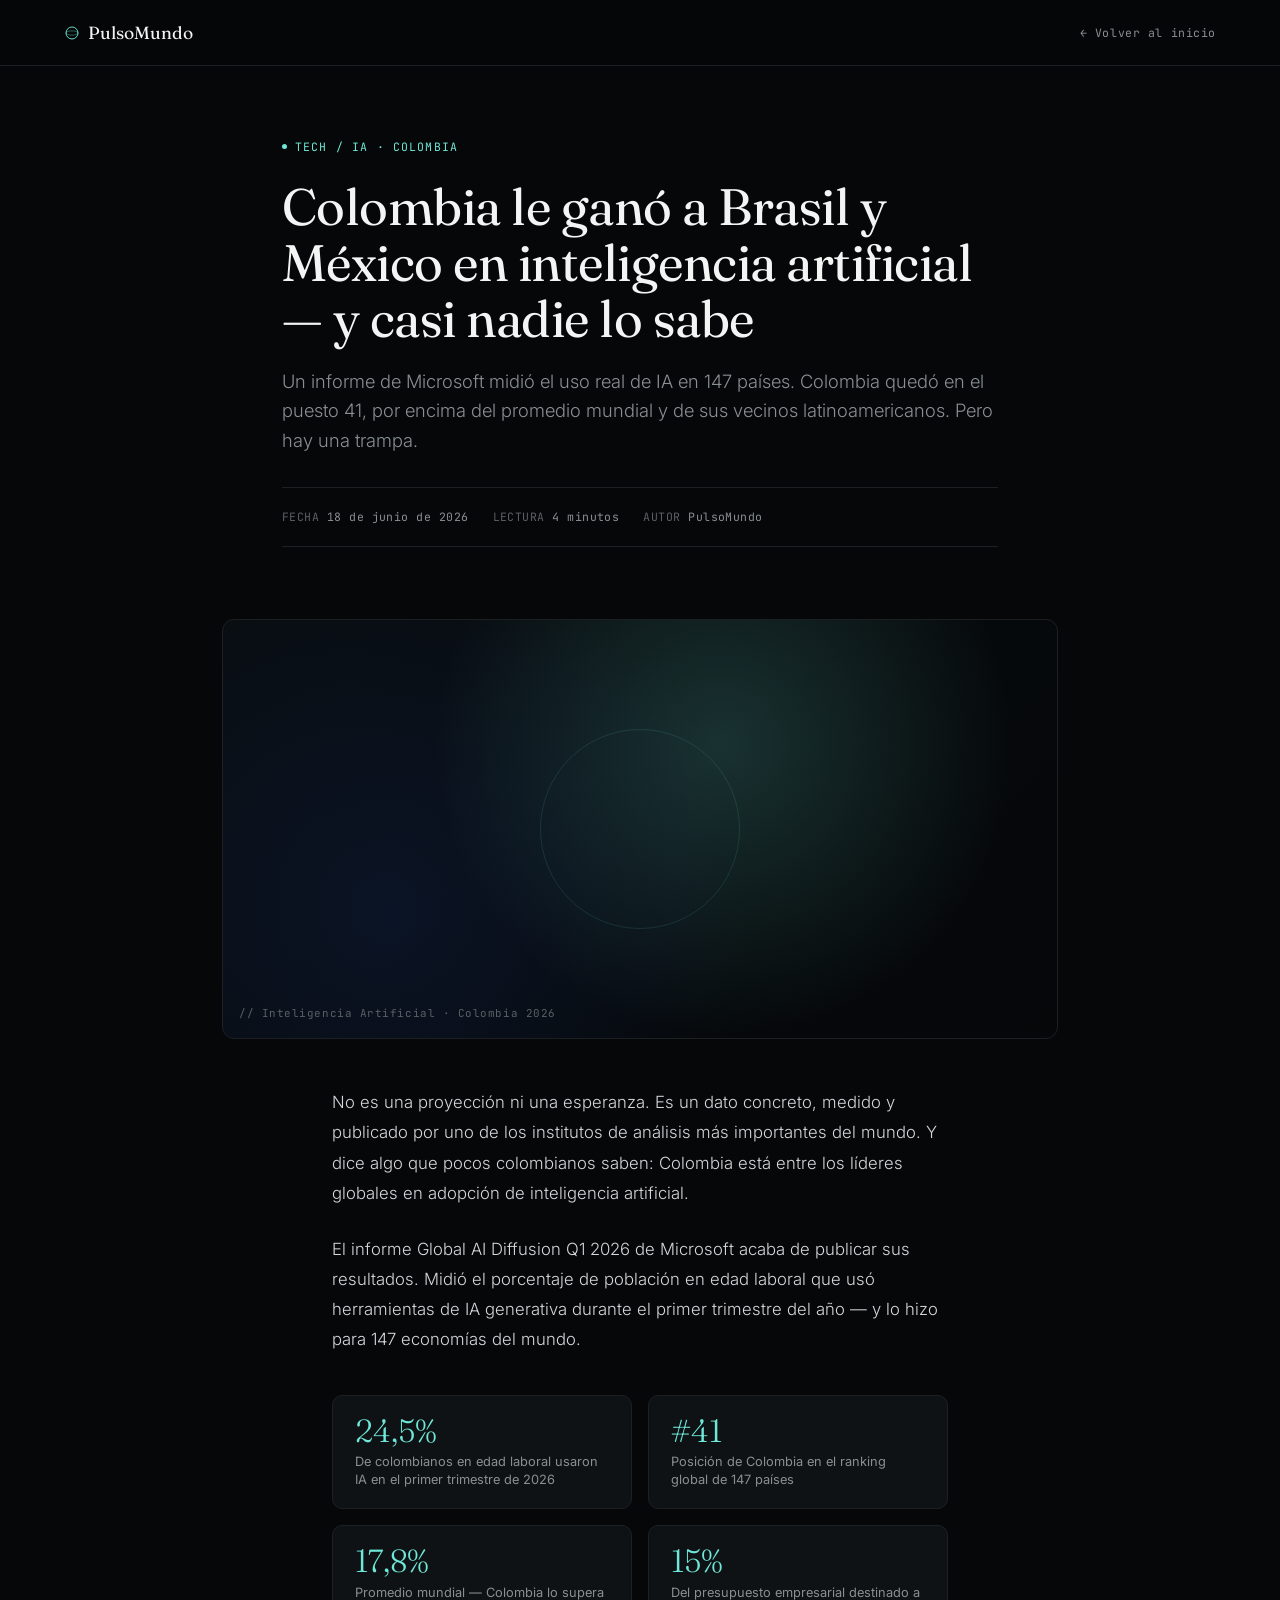
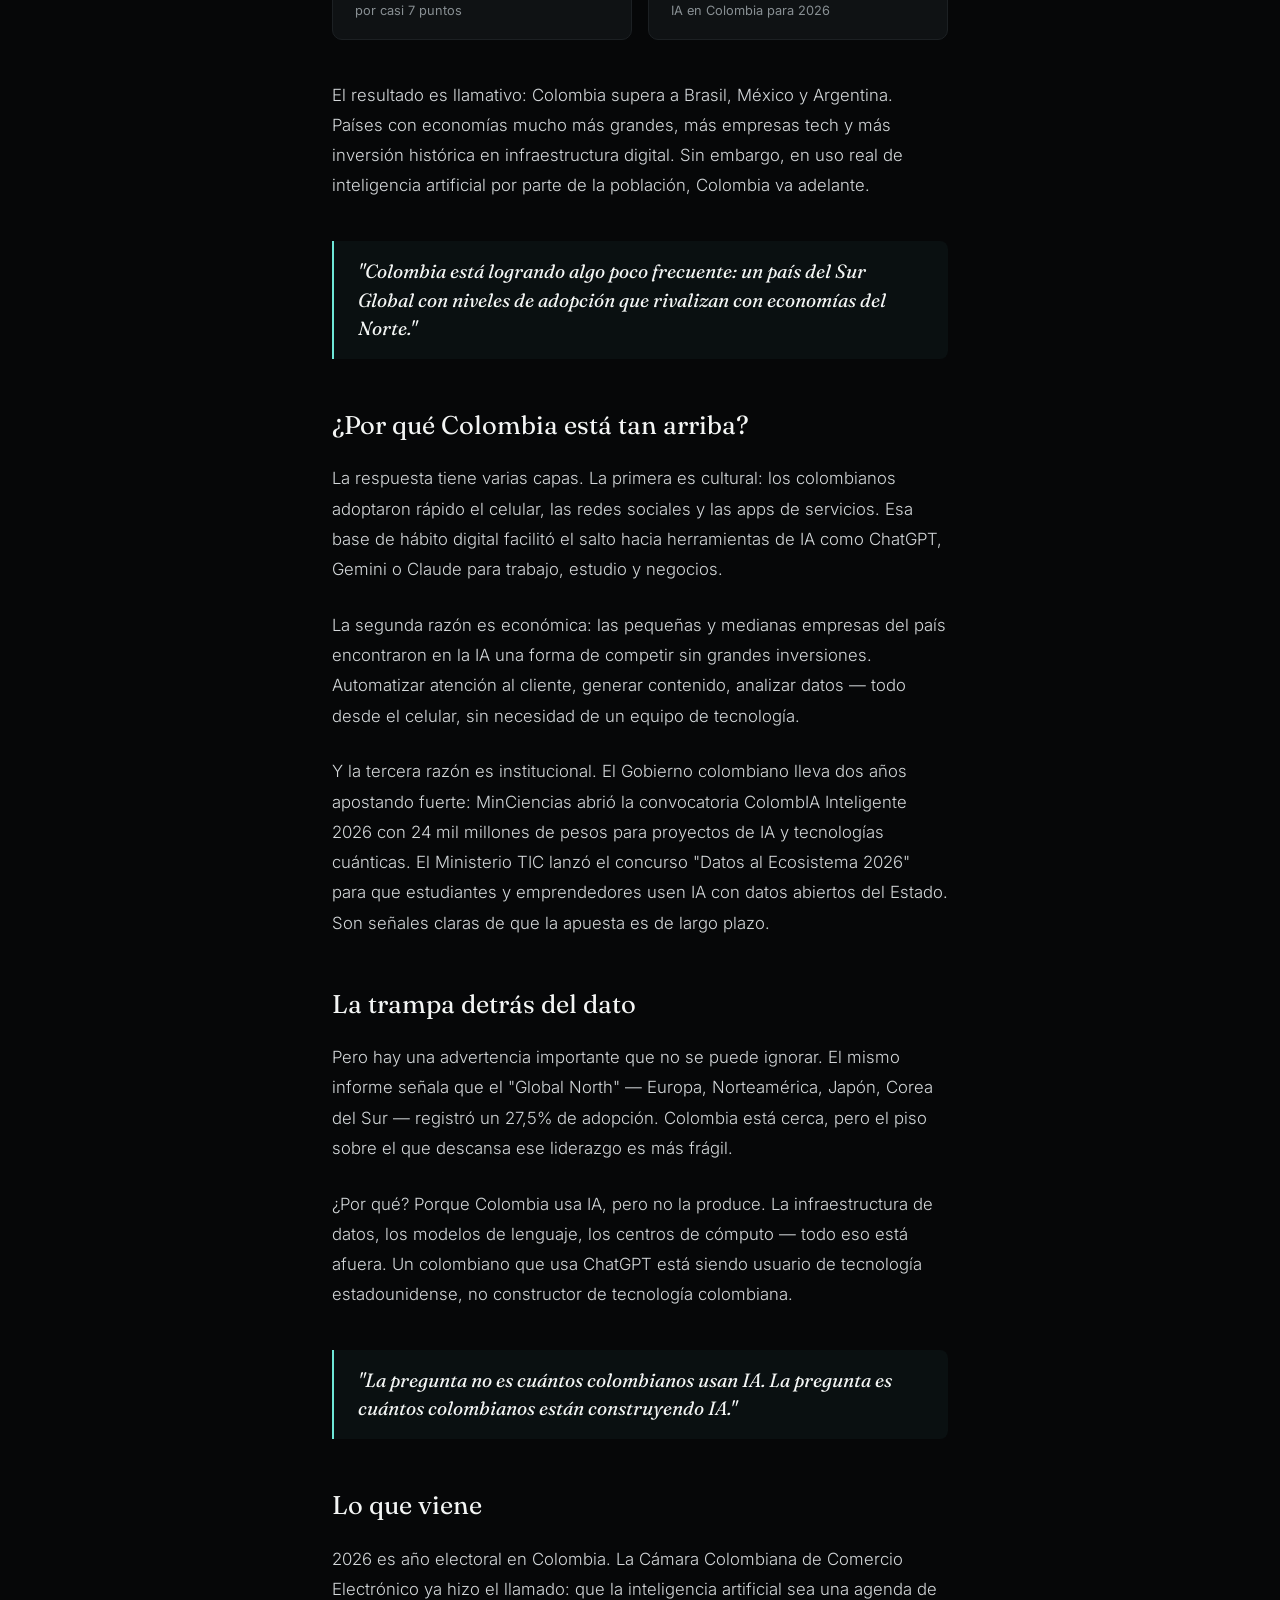
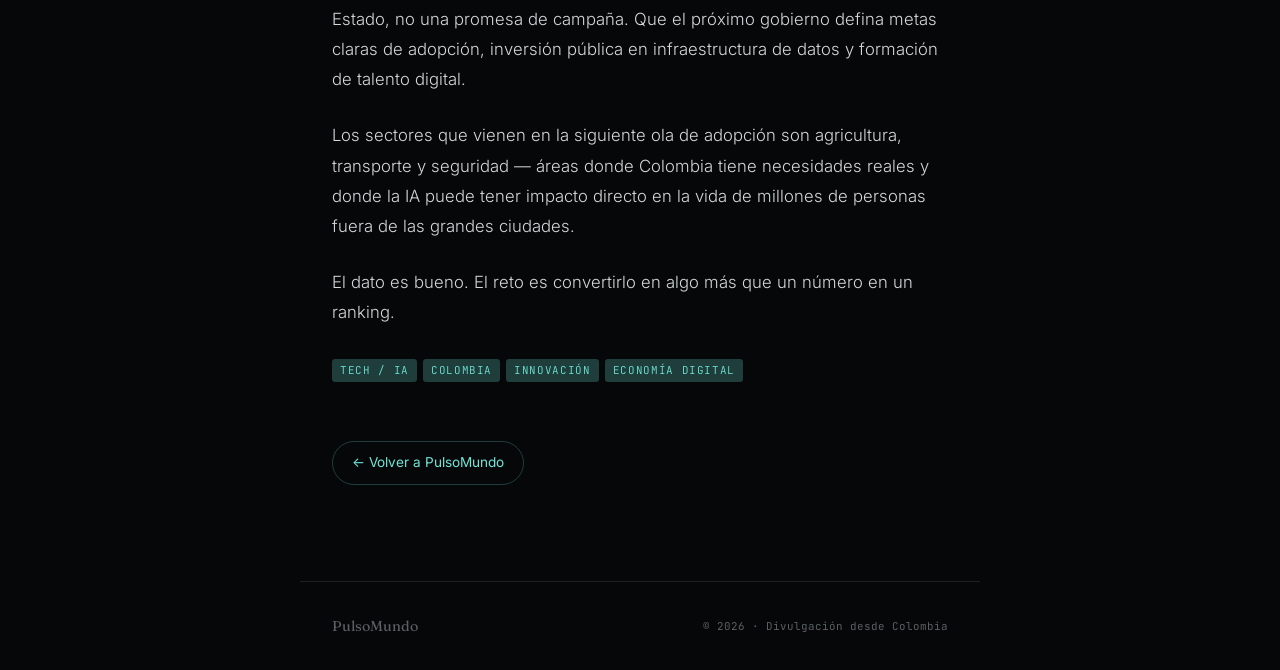
<file: colombia-ia.html>
<!DOCTYPE html>
<html lang="es">
<head>
<meta charset="UTF-8" />
<meta name="viewport" content="width=device-width, initial-scale=1.0"/>
<title>Colombia lidera IA en América Latina — PulsoMundo</title>
<meta name="description" content="Colombia superó a Brasil, México y Argentina en adopción de inteligencia artificial. Qué significa esto y qué viene."/>
<link href="https://fonts.googleapis.com/css2?family=Fraunces:opsz,wght@9..144,300;9..144,400;9..144,500&family=Inter:wght@300;400;500;600&family=JetBrains+Mono:wght@400;500&display=swap" rel="stylesheet"/>
<style>
  :root {
    --bg:      #060708;
    --card:    #0f1214;
    --border:  #1c2023;
    --teal:    #6ee7d8;
    --teal-dim:#1f3d3a;
    --text:    #f3f5f4;
    --muted:   #888f93;
    --muted-2: #5a6063;
  }
  *, *::before, *::after { box-sizing: border-box; margin: 0; padding: 0; }
  html { scroll-behavior: smooth; }
  body { background: var(--bg); color: var(--text); font-family: 'Inter', sans-serif; line-height: 1.7; }

  nav {
    position: sticky; top: 0; z-index: 100;
    background: rgba(6,7,8,0.92);
    backdrop-filter: blur(12px);
    border-bottom: 1px solid var(--border);
    padding: 1.1rem clamp(1.5rem, 5vw, 4rem);
    display: flex; align-items: center; justify-content: space-between;
  }
  .nav-logo { font-family: 'Fraunces', serif; font-size: 1.1rem; color: var(--text); text-decoration: none; display: flex; align-items: center; gap: 8px; }
  .nav-logo svg { width: 16px; height: 16px; }
  .nav-back { font-family: 'JetBrains Mono', monospace; font-size: 0.72rem; color: var(--muted); text-decoration: none; letter-spacing: 0.05em; transition: color 0.2s; }
  .nav-back:hover { color: var(--teal); }

  .article-hero { max-width: 780px; margin: 0 auto; padding: 4rem clamp(1.5rem, 5vw, 2rem) 2rem; }

  .article-category { display: inline-flex; align-items: center; gap: 8px; font-family: 'JetBrains Mono', monospace; font-size: 0.72rem; letter-spacing: 0.1em; color: var(--teal); text-transform: uppercase; margin-bottom: 1.4rem; }
  .article-category::before { content: ''; width: 5px; height: 5px; border-radius: 50%; background: var(--teal); }

  .article-title { font-family: 'Fraunces', serif; font-weight: 400; font-size: clamp(2rem, 5vw, 3.2rem); line-height: 1.1; letter-spacing: -0.01em; margin-bottom: 1.2rem; }
  .article-subtitle { font-size: 1.15rem; color: var(--muted); font-weight: 300; line-height: 1.6; margin-bottom: 2rem; }

  .article-meta { display: flex; align-items: center; gap: 1.5rem; padding: 1.2rem 0; border-top: 1px solid var(--border); border-bottom: 1px solid var(--border); margin-bottom: 2.5rem; flex-wrap: wrap; }
  .meta-item { font-family: 'JetBrains Mono', monospace; font-size: 0.72rem; color: var(--muted-2); letter-spacing: 0.04em; }
  .meta-item span { color: var(--muted); }

  .article-cover { max-width: 900px; margin: 0 auto 3rem; padding: 0 clamp(1.5rem, 5vw, 2rem); }
  .cover-img {
    width: 100%; height: clamp(220px, 40vw, 420px);
    background: radial-gradient(circle at 60% 30%, rgba(110,231,216,0.18), transparent 50%),
      radial-gradient(circle at 20% 70%, rgba(45,100,247,0.1), transparent 50%),
      linear-gradient(135deg, #080d10 0%, #050709 100%);
    border-radius: 12px; border: 1px solid var(--border);
    display: flex; align-items: center; justify-content: center;
    position: relative; overflow: hidden;
  }
  .cover-img::after { content: ''; position: absolute; width: 200px; height: 200px; border: 1px solid var(--teal); border-radius: 50%; opacity: 0.12; }
  .cover-label { position: absolute; bottom: 1rem; left: 1rem; font-family: 'JetBrains Mono', monospace; font-size: 0.68rem; color: var(--muted-2); letter-spacing: 0.05em; }

  .article-body { max-width: 680px; margin: 0 auto; padding: 0 clamp(1.5rem, 5vw, 2rem) 6rem; }
  .article-body p { font-size: 1.05rem; font-weight: 300; color: #d4d8da; margin-bottom: 1.6rem; line-height: 1.8; }
  .article-body h2 { font-family: 'Fraunces', serif; font-weight: 400; font-size: 1.6rem; margin: 2.8rem 0 1rem; color: var(--text); }

  .pull-quote { border-left: 2px solid var(--teal); padding: 1rem 1.5rem; margin: 2.5rem 0; background: rgba(110,231,216,0.04); border-radius: 0 8px 8px 0; }
  .pull-quote p { font-family: 'Fraunces', serif !important; font-size: 1.2rem !important; font-weight: 400 !important; color: var(--text) !important; font-style: italic; margin: 0 !important; line-height: 1.5 !important; }

  .data-grid { display: grid; grid-template-columns: repeat(2, 1fr); gap: 1rem; margin: 2.5rem 0; }
  .data-card { background: var(--card); border: 1px solid var(--border); border-radius: 10px; padding: 1.2rem 1.4rem; }
  .data-num { font-family: 'Fraunces', serif; font-size: 2rem; font-weight: 300; color: var(--teal); line-height: 1; margin-bottom: 0.4rem; }
  .data-label { font-size: 0.8rem; color: var(--muted); line-height: 1.4; }

  .inline-tag { display: inline-block; background: var(--teal-dim); color: var(--teal); font-family: 'JetBrains Mono', monospace; font-size: 0.68rem; letter-spacing: 0.06em; padding: 2px 8px; border-radius: 3px; text-transform: uppercase; margin-right: 6px; }

  .back-btn { display: inline-flex; align-items: center; gap: 8px; color: var(--teal); text-decoration: none; font-size: 0.85rem; border: 1px solid var(--teal-dim); padding: 0.6rem 1.2rem; border-radius: 100px; transition: background 0.2s; margin-top: 2rem; }
  .back-btn:hover { background: var(--teal-dim); }

  .article-footer { border-top: 1px solid var(--border); max-width: 680px; margin: 0 auto; padding: 2rem clamp(1.5rem, 5vw, 2rem); display: flex; align-items: center; justify-content: space-between; flex-wrap: wrap; gap: 1rem; }
  .footer-brand { font-family: 'Fraunces', serif; font-size: 0.9rem; color: var(--muted-2); }
  .footer-copy { font-family: 'JetBrains Mono', monospace; font-size: 0.68rem; color: var(--muted-2); }
</style>
</head>
<body>

<nav>
  <a href="index.html" class="nav-logo">
    <svg viewBox="0 0 24 24" fill="none"><circle cx="12" cy="12" r="9" stroke="#6ee7d8" stroke-width="1.4"/><ellipse cx="12" cy="12" rx="9" ry="3.2" stroke="#6ee7d8" stroke-width="1" opacity="0.6"/></svg>
    PulsoMundo
  </a>
  <a href="index.html" class="nav-back">← Volver al inicio</a>
</nav>

<div class="article-hero">
  <div class="article-category">Tech / IA · Colombia</div>
  <h1 class="article-title">Colombia le ganó a Brasil y México en inteligencia artificial — y casi nadie lo sabe</h1>
  <p class="article-subtitle">Un informe de Microsoft midió el uso real de IA en 147 países. Colombia quedó en el puesto 41, por encima del promedio mundial y de sus vecinos latinoamericanos. Pero hay una trampa.</p>
  <div class="article-meta">
    <div class="meta-item">FECHA <span>18 de junio de 2026</span></div>
    <div class="meta-item">LECTURA <span>4 minutos</span></div>
    <div class="meta-item">AUTOR <span>PulsoMundo</span></div>
  </div>
</div>

<div class="article-cover">
  <div class="cover-img">
    <span class="cover-label">// Inteligencia Artificial · Colombia 2026</span>
  </div>
</div>

<div class="article-body">

  <p>No es una proyección ni una esperanza. Es un dato concreto, medido y publicado por uno de los institutos de análisis más importantes del mundo. Y dice algo que pocos colombianos saben: Colombia está entre los líderes globales en adopción de inteligencia artificial.</p>

  <p>El informe Global AI Diffusion Q1 2026 de Microsoft acaba de publicar sus resultados. Midió el porcentaje de población en edad laboral que usó herramientas de IA generativa durante el primer trimestre del año — y lo hizo para 147 economías del mundo.</p>

  <div class="data-grid">
    <div class="data-card">
      <div class="data-num">24,5%</div>
      <div class="data-label">De colombianos en edad laboral usaron IA en el primer trimestre de 2026</div>
    </div>
    <div class="data-card">
      <div class="data-num">#41</div>
      <div class="data-label">Posición de Colombia en el ranking global de 147 países</div>
    </div>
    <div class="data-card">
      <div class="data-num">17,8%</div>
      <div class="data-label">Promedio mundial — Colombia lo supera por casi 7 puntos</div>
    </div>
    <div class="data-card">
      <div class="data-num">15%</div>
      <div class="data-label">Del presupuesto empresarial destinado a IA en Colombia para 2026</div>
    </div>
  </div>

  <p>El resultado es llamativo: Colombia supera a Brasil, México y Argentina. Países con economías mucho más grandes, más empresas tech y más inversión histórica en infraestructura digital. Sin embargo, en uso real de inteligencia artificial por parte de la población, Colombia va adelante.</p>

  <div class="pull-quote">
    <p>"Colombia está logrando algo poco frecuente: un país del Sur Global con niveles de adopción que rivalizan con economías del Norte."</p>
  </div>

  <h2>¿Por qué Colombia está tan arriba?</h2>

  <p>La respuesta tiene varias capas. La primera es cultural: los colombianos adoptaron rápido el celular, las redes sociales y las apps de servicios. Esa base de hábito digital facilitó el salto hacia herramientas de IA como ChatGPT, Gemini o Claude para trabajo, estudio y negocios.</p>

  <p>La segunda razón es económica: las pequeñas y medianas empresas del país encontraron en la IA una forma de competir sin grandes inversiones. Automatizar atención al cliente, generar contenido, analizar datos — todo desde el celular, sin necesidad de un equipo de tecnología.</p>

  <p>Y la tercera razón es institucional. El Gobierno colombiano lleva dos años apostando fuerte: MinCiencias abrió la convocatoria ColombIA Inteligente 2026 con 24 mil millones de pesos para proyectos de IA y tecnologías cuánticas. El Ministerio TIC lanzó el concurso "Datos al Ecosistema 2026" para que estudiantes y emprendedores usen IA con datos abiertos del Estado. Son señales claras de que la apuesta es de largo plazo.</p>

  <h2>La trampa detrás del dato</h2>

  <p>Pero hay una advertencia importante que no se puede ignorar. El mismo informe señala que el "Global North" — Europa, Norteamérica, Japón, Corea del Sur — registró un 27,5% de adopción. Colombia está cerca, pero el piso sobre el que descansa ese liderazgo es más frágil.</p>

  <p>¿Por qué? Porque Colombia usa IA, pero no la produce. La infraestructura de datos, los modelos de lenguaje, los centros de cómputo — todo eso está afuera. Un colombiano que usa ChatGPT está siendo usuario de tecnología estadounidense, no constructor de tecnología colombiana.</p>

  <div class="pull-quote">
    <p>"La pregunta no es cuántos colombianos usan IA. La pregunta es cuántos colombianos están construyendo IA."</p>
  </div>

  <h2>Lo que viene</h2>

  <p>2026 es año electoral en Colombia. La Cámara Colombiana de Comercio Electrónico ya hizo el llamado: que la inteligencia artificial sea una agenda de Estado, no una promesa de campaña. Que el próximo gobierno defina metas claras de adopción, inversión pública en infraestructura de datos y formación de talento digital.</p>

  <p>Los sectores que vienen en la siguiente ola de adopción son agricultura, transporte y seguridad — áreas donde Colombia tiene necesidades reales y donde la IA puede tener impacto directo en la vida de millones de personas fuera de las grandes ciudades.</p>

  <p>El dato es bueno. El reto es convertirlo en algo más que un número en un ranking.</p>

  <p><span class="inline-tag">Tech / IA</span><span class="inline-tag">Colombia</span><span class="inline-tag">Innovación</span><span class="inline-tag">Economía digital</span></p>

  <a href="index.html" class="back-btn">← Volver a PulsoMundo</a>
</div>

<div class="article-footer">
  <div class="footer-brand">PulsoMundo</div>
  <div class="footer-copy">© 2026 · Divulgación desde Colombia</div>
</div>

</body>
</html>
</file>
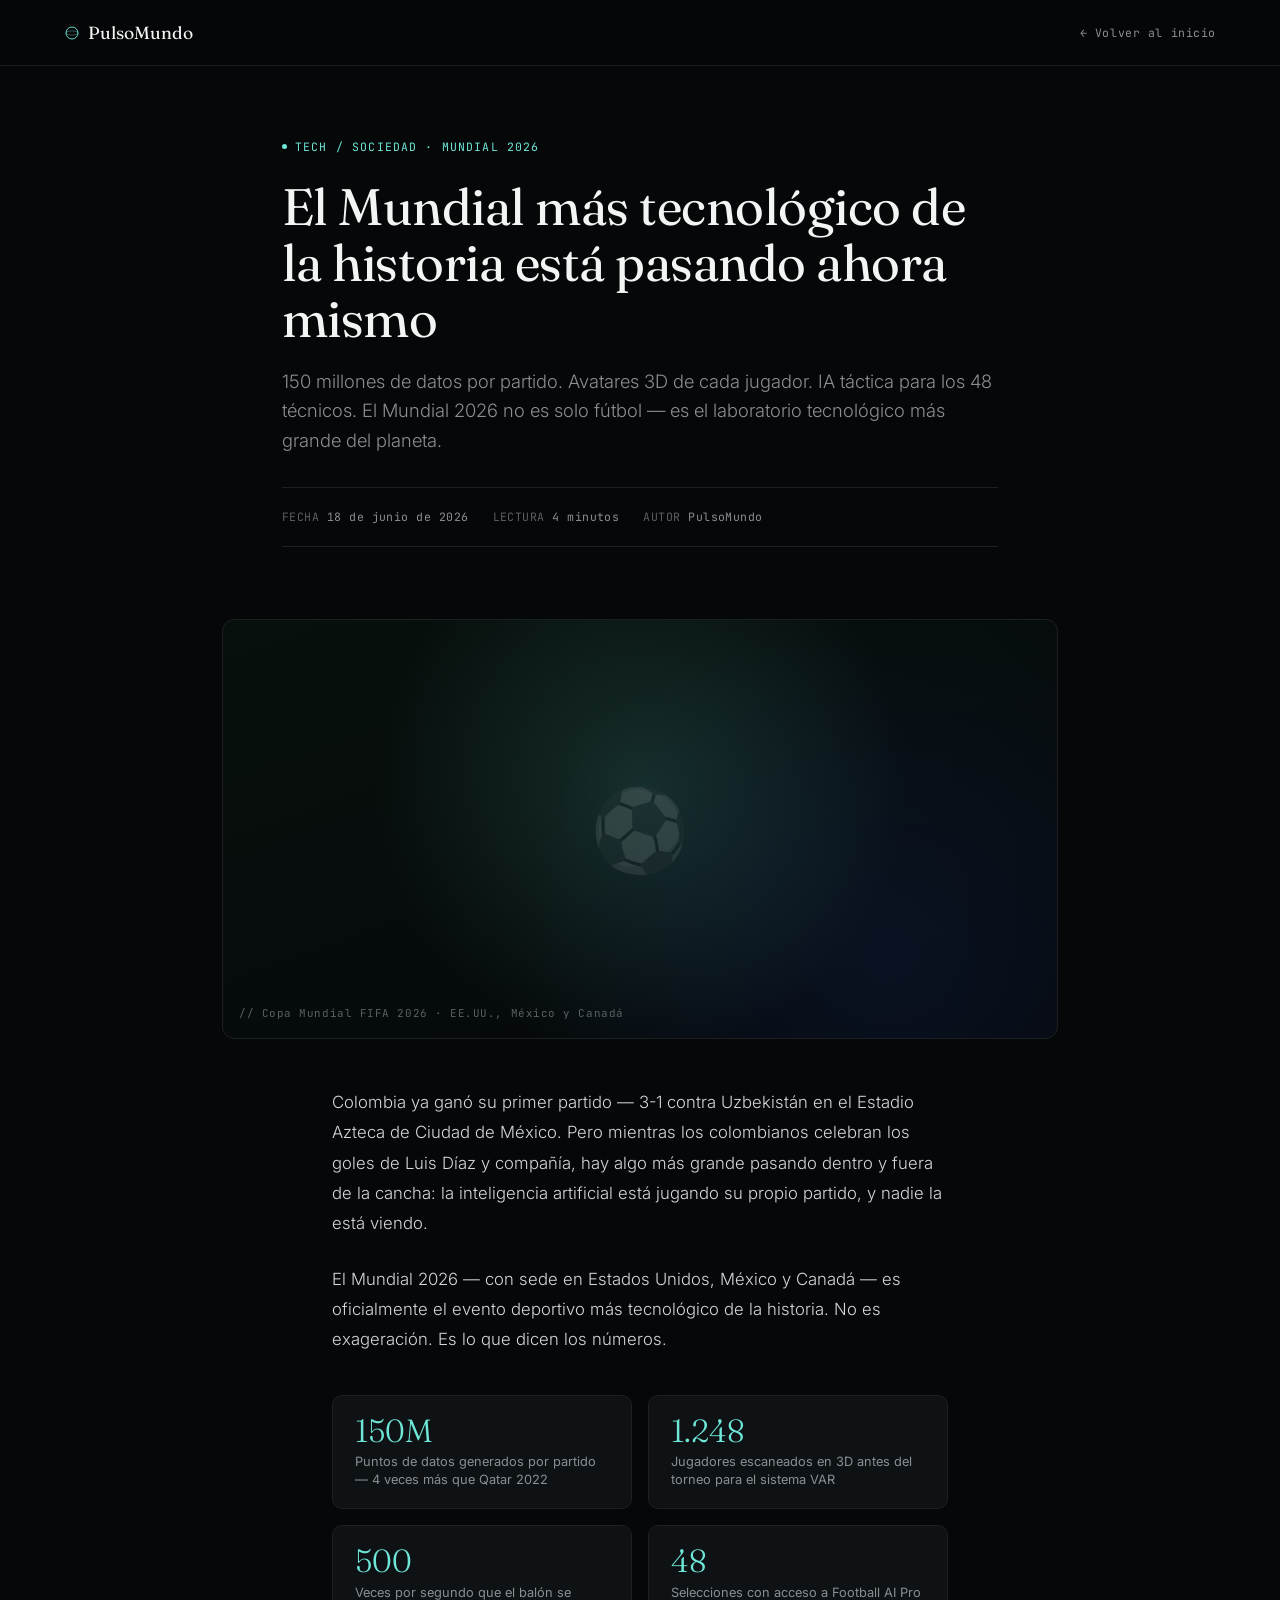
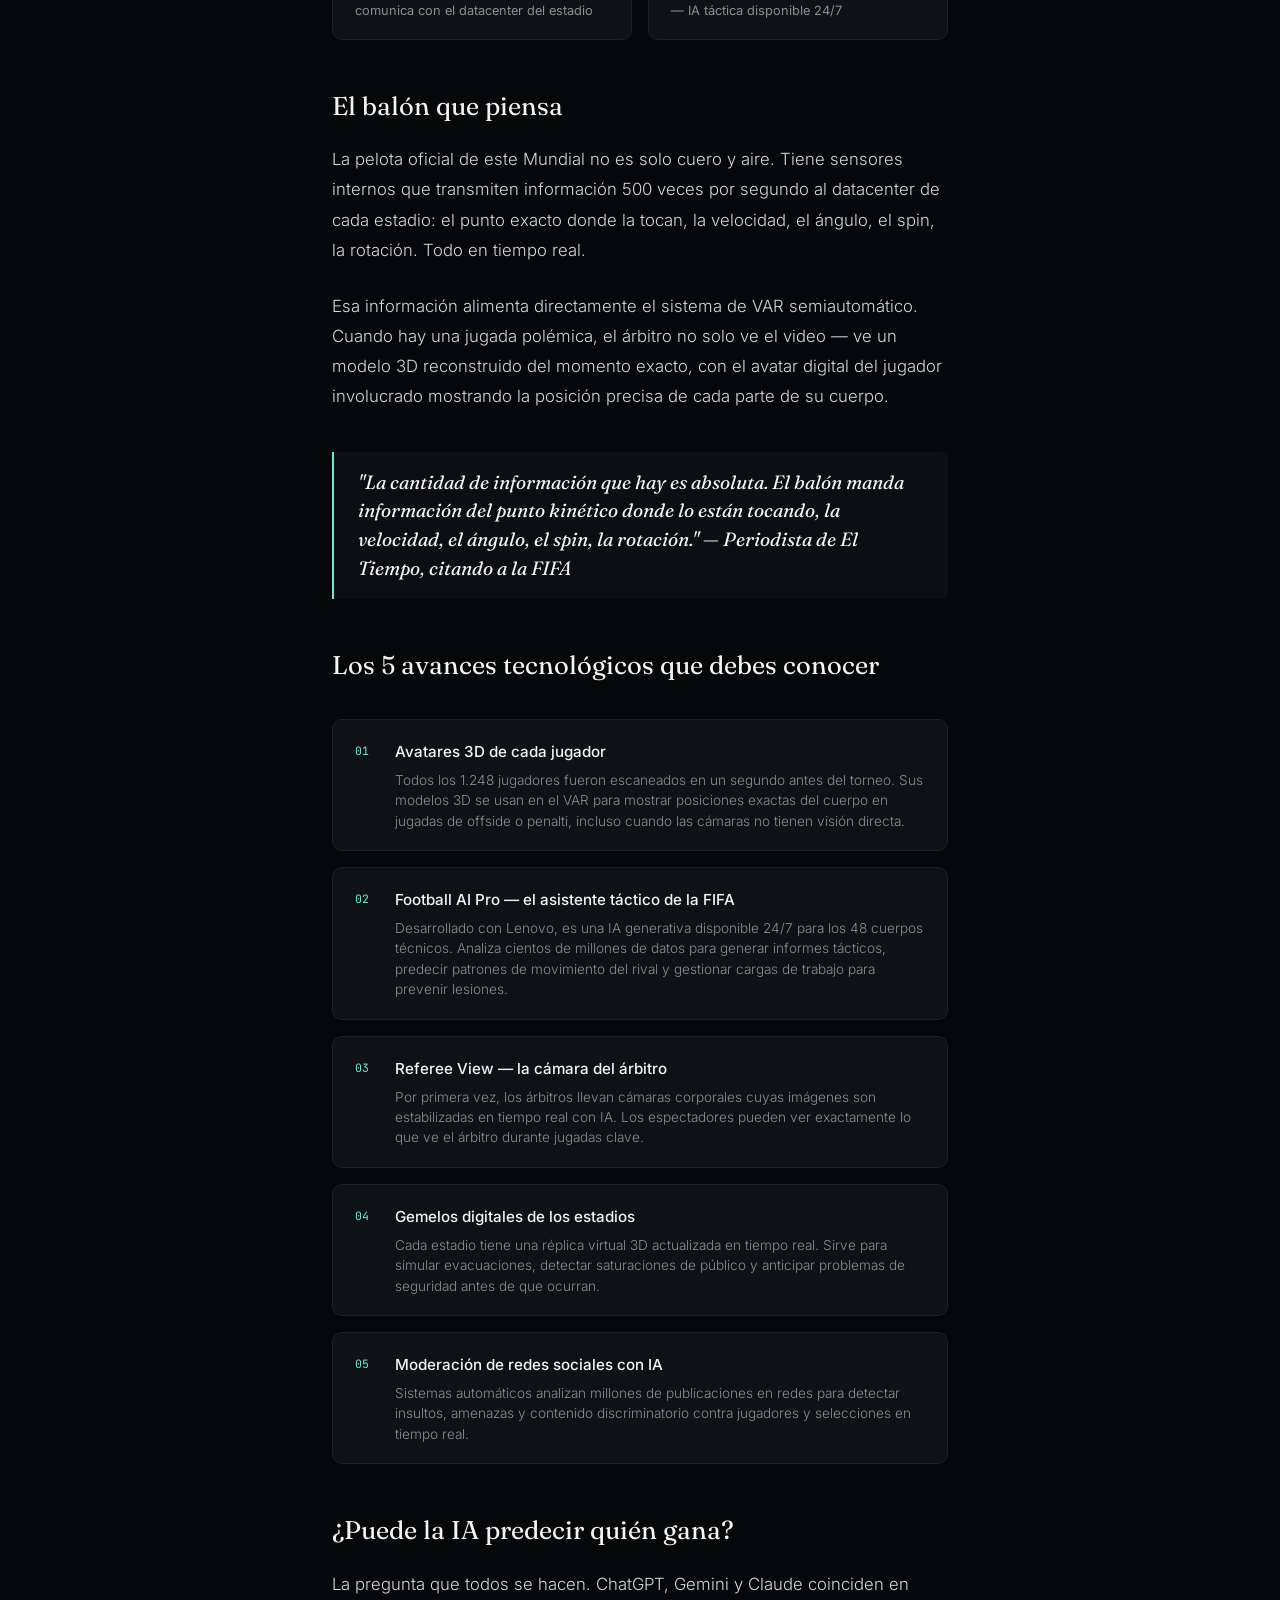
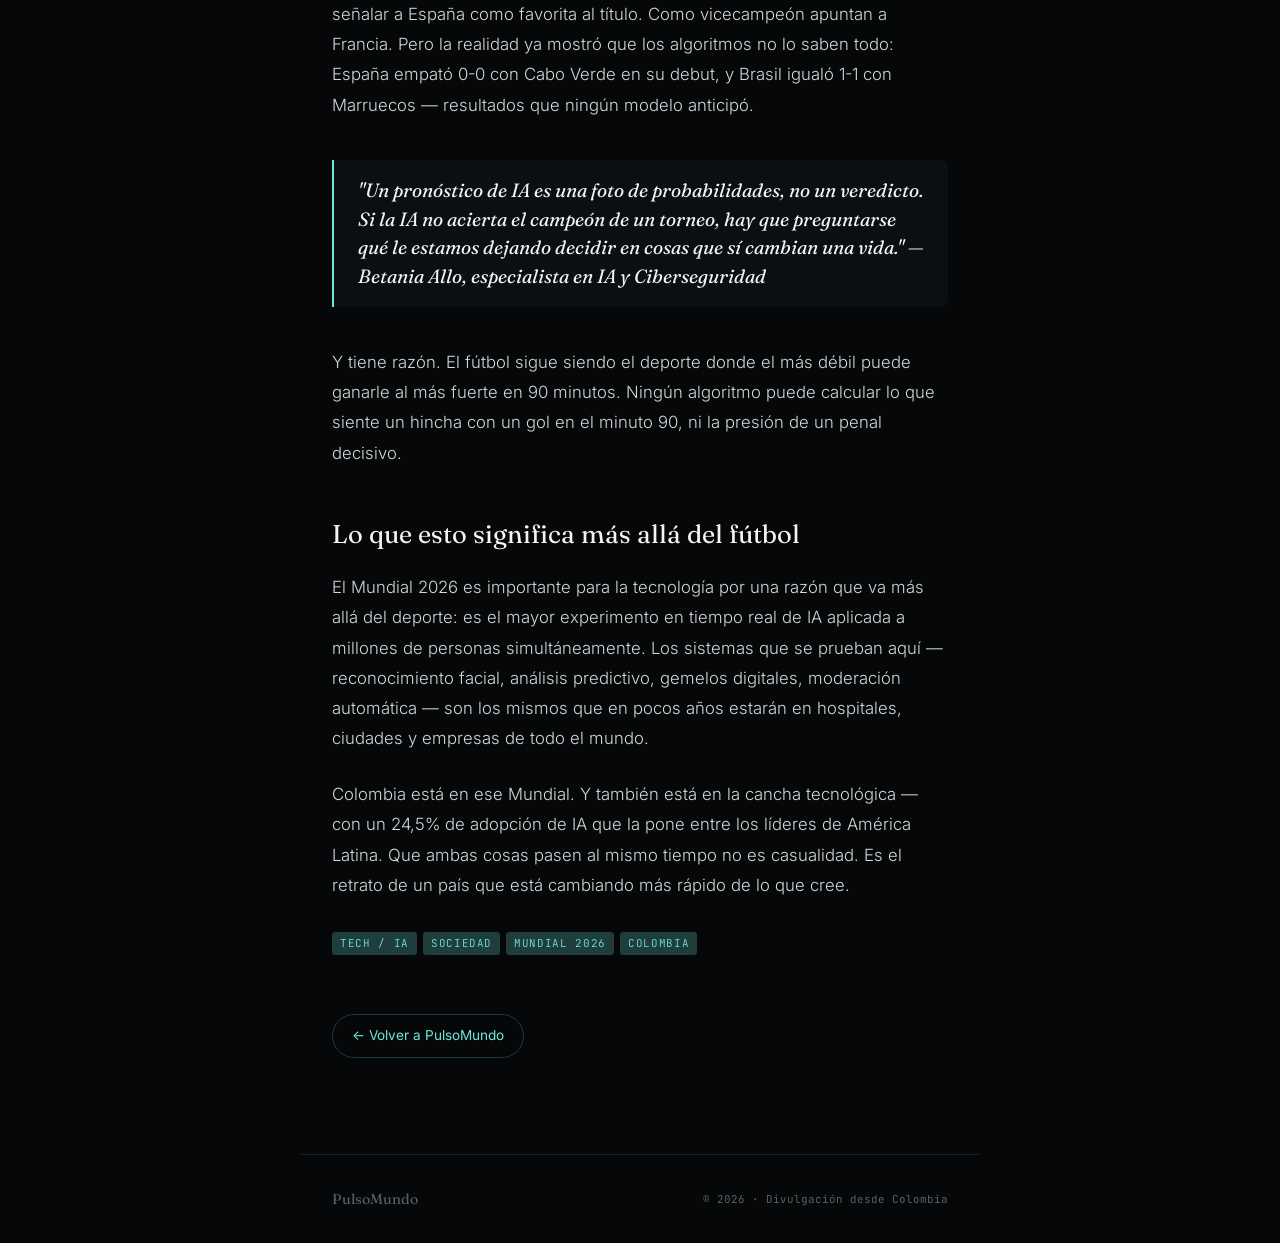
<file: mundial-tecnologia.html>
<!DOCTYPE html>
<html lang="es">
<head>
<meta charset="UTF-8" />
<meta name="viewport" content="width=device-width, initial-scale=1.0"/>
<title>El Mundial más tecnológico de la historia — PulsoMundo</title>
<meta name="description" content="El Mundial 2026 no es solo fútbol. Es el laboratorio tecnológico más grande del mundo: avatares 3D, IA táctica, balones inteligentes y 150 millones de datos por partido."/>
<link href="https://fonts.googleapis.com/css2?family=Fraunces:opsz,wght@9..144,300;9..144,400;9..144,500&family=Inter:wght@300;400;500;600&family=JetBrains+Mono:wght@400;500&display=swap" rel="stylesheet"/>
<style>
  :root {
    --bg:      #060708;
    --card:    #0f1214;
    --border:  #1c2023;
    --teal:    #6ee7d8;
    --teal-dim:#1f3d3a;
    --text:    #f3f5f4;
    --muted:   #888f93;
    --muted-2: #5a6063;
  }
  *, *::before, *::after { box-sizing: border-box; margin: 0; padding: 0; }
  html { scroll-behavior: smooth; }
  body { background: var(--bg); color: var(--text); font-family: 'Inter', sans-serif; line-height: 1.7; }

  nav {
    position: sticky; top: 0; z-index: 100;
    background: rgba(6,7,8,0.92);
    backdrop-filter: blur(12px);
    border-bottom: 1px solid var(--border);
    padding: 1.1rem clamp(1.5rem, 5vw, 4rem);
    display: flex; align-items: center; justify-content: space-between;
  }
  .nav-logo { font-family: 'Fraunces', serif; font-size: 1.1rem; color: var(--text); text-decoration: none; display: flex; align-items: center; gap: 8px; }
  .nav-logo svg { width: 16px; height: 16px; }
  .nav-back { font-family: 'JetBrains Mono', monospace; font-size: 0.72rem; color: var(--muted); text-decoration: none; letter-spacing: 0.05em; transition: color 0.2s; }
  .nav-back:hover { color: var(--teal); }

  .article-hero { max-width: 780px; margin: 0 auto; padding: 4rem clamp(1.5rem, 5vw, 2rem) 2rem; }
  .article-category { display: inline-flex; align-items: center; gap: 8px; font-family: 'JetBrains Mono', monospace; font-size: 0.72rem; letter-spacing: 0.1em; color: var(--teal); text-transform: uppercase; margin-bottom: 1.4rem; }
  .article-category::before { content: ''; width: 5px; height: 5px; border-radius: 50%; background: var(--teal); }
  .article-title { font-family: 'Fraunces', serif; font-weight: 400; font-size: clamp(2rem, 5vw, 3.2rem); line-height: 1.1; letter-spacing: -0.01em; margin-bottom: 1.2rem; }
  .article-subtitle { font-size: 1.15rem; color: var(--muted); font-weight: 300; line-height: 1.6; margin-bottom: 2rem; }
  .article-meta { display: flex; align-items: center; gap: 1.5rem; padding: 1.2rem 0; border-top: 1px solid var(--border); border-bottom: 1px solid var(--border); margin-bottom: 2.5rem; flex-wrap: wrap; }
  .meta-item { font-family: 'JetBrains Mono', monospace; font-size: 0.72rem; color: var(--muted-2); letter-spacing: 0.04em; }
  .meta-item span { color: var(--muted); }

  .article-cover { max-width: 900px; margin: 0 auto 3rem; padding: 0 clamp(1.5rem, 5vw, 2rem); }
  .cover-img {
    width: 100%; height: clamp(220px, 40vw, 420px);
    background: radial-gradient(circle at 50% 40%, rgba(110,231,216,0.15), transparent 55%),
      radial-gradient(circle at 80% 80%, rgba(45,100,247,0.1), transparent 50%),
      linear-gradient(160deg, #07100d 0%, #050709 100%);
    border-radius: 12px; border: 1px solid var(--border);
    display: flex; align-items: center; justify-content: center;
    position: relative; overflow: hidden;
  }
  .cover-emoji { font-size: 5rem; opacity: 0.12; }
  .cover-label { position: absolute; bottom: 1rem; left: 1rem; font-family: 'JetBrains Mono', monospace; font-size: 0.68rem; color: var(--muted-2); letter-spacing: 0.05em; }

  .article-body { max-width: 680px; margin: 0 auto; padding: 0 clamp(1.5rem, 5vw, 2rem) 6rem; }
  .article-body p { font-size: 1.05rem; font-weight: 300; color: #d4d8da; margin-bottom: 1.6rem; line-height: 1.8; }
  .article-body h2 { font-family: 'Fraunces', serif; font-weight: 400; font-size: 1.6rem; margin: 2.8rem 0 1rem; color: var(--text); }

  .pull-quote { border-left: 2px solid var(--teal); padding: 1rem 1.5rem; margin: 2.5rem 0; background: rgba(110,231,216,0.04); border-radius: 0 8px 8px 0; }
  .pull-quote p { font-family: 'Fraunces', serif !important; font-size: 1.2rem !important; font-weight: 400 !important; color: var(--text) !important; font-style: italic; margin: 0 !important; line-height: 1.5 !important; }

  .data-grid { display: grid; grid-template-columns: repeat(2, 1fr); gap: 1rem; margin: 2.5rem 0; }
  .data-card { background: var(--card); border: 1px solid var(--border); border-radius: 10px; padding: 1.2rem 1.4rem; }
  .data-num { font-family: 'Fraunces', serif; font-size: 2rem; font-weight: 300; color: var(--teal); line-height: 1; margin-bottom: 0.4rem; }
  .data-label { font-size: 0.8rem; color: var(--muted); line-height: 1.4; }

  .tech-list { list-style: none; margin: 2rem 0; display: flex; flex-direction: column; gap: 1rem; }
  .tech-item { background: var(--card); border: 1px solid var(--border); border-radius: 10px; padding: 1.2rem 1.4rem; display: flex; gap: 1rem; align-items: flex-start; }
  .tech-num { font-family: 'JetBrains Mono', monospace; font-size: 0.72rem; color: var(--teal); min-width: 24px; padding-top: 2px; }
  .tech-text h4 { font-size: 0.95rem; font-weight: 500; margin-bottom: 0.3rem; color: var(--text); }
  .tech-text p { font-size: 0.85rem; color: var(--muted); margin: 0; line-height: 1.5; }

  .inline-tag { display: inline-block; background: var(--teal-dim); color: var(--teal); font-family: 'JetBrains Mono', monospace; font-size: 0.68rem; letter-spacing: 0.06em; padding: 2px 8px; border-radius: 3px; text-transform: uppercase; margin-right: 6px; }
  .back-btn { display: inline-flex; align-items: center; gap: 8px; color: var(--teal); text-decoration: none; font-size: 0.85rem; border: 1px solid var(--teal-dim); padding: 0.6rem 1.2rem; border-radius: 100px; transition: background 0.2s; margin-top: 2rem; }
  .back-btn:hover { background: var(--teal-dim); }

  .article-footer { border-top: 1px solid var(--border); max-width: 680px; margin: 0 auto; padding: 2rem clamp(1.5rem, 5vw, 2rem); display: flex; align-items: center; justify-content: space-between; flex-wrap: wrap; gap: 1rem; }
  .footer-brand { font-family: 'Fraunces', serif; font-size: 0.9rem; color: var(--muted-2); }
  .footer-copy { font-family: 'JetBrains Mono', monospace; font-size: 0.68rem; color: var(--muted-2); }
</style>
</head>
<body>

<nav>
  <a href="index.html" class="nav-logo">
    <svg viewBox="0 0 24 24" fill="none"><circle cx="12" cy="12" r="9" stroke="#6ee7d8" stroke-width="1.4"/><ellipse cx="12" cy="12" rx="9" ry="3.2" stroke="#6ee7d8" stroke-width="1" opacity="0.6"/></svg>
    PulsoMundo
  </a>
  <a href="index.html" class="nav-back">← Volver al inicio</a>
</nav>

<div class="article-hero">
  <div class="article-category">Tech / Sociedad · Mundial 2026</div>
  <h1 class="article-title">El Mundial más tecnológico de la historia está pasando ahora mismo</h1>
  <p class="article-subtitle">150 millones de datos por partido. Avatares 3D de cada jugador. IA táctica para los 48 técnicos. El Mundial 2026 no es solo fútbol — es el laboratorio tecnológico más grande del planeta.</p>
  <div class="article-meta">
    <div class="meta-item">FECHA <span>18 de junio de 2026</span></div>
    <div class="meta-item">LECTURA <span>4 minutos</span></div>
    <div class="meta-item">AUTOR <span>PulsoMundo</span></div>
  </div>
</div>

<div class="article-cover">
  <div class="cover-img">
    <span class="cover-emoji">⚽</span>
    <span class="cover-label">// Copa Mundial FIFA 2026 · EE.UU., México y Canadá</span>
  </div>
</div>

<div class="article-body">

  <p>Colombia ya ganó su primer partido — 3-1 contra Uzbekistán en el Estadio Azteca de Ciudad de México. Pero mientras los colombianos celebran los goles de Luis Díaz y compañía, hay algo más grande pasando dentro y fuera de la cancha: la inteligencia artificial está jugando su propio partido, y nadie la está viendo.</p>

  <p>El Mundial 2026 — con sede en Estados Unidos, México y Canadá — es oficialmente el evento deportivo más tecnológico de la historia. No es exageración. Es lo que dicen los números.</p>

  <div class="data-grid">
    <div class="data-card">
      <div class="data-num">150M</div>
      <div class="data-label">Puntos de datos generados por partido — 4 veces más que Qatar 2022</div>
    </div>
    <div class="data-card">
      <div class="data-num">1.248</div>
      <div class="data-label">Jugadores escaneados en 3D antes del torneo para el sistema VAR</div>
    </div>
    <div class="data-card">
      <div class="data-num">500</div>
      <div class="data-label">Veces por segundo que el balón se comunica con el datacenter del estadio</div>
    </div>
    <div class="data-card">
      <div class="data-num">48</div>
      <div class="data-label">Selecciones con acceso a Football AI Pro — IA táctica disponible 24/7</div>
    </div>
  </div>

  <h2>El balón que piensa</h2>

  <p>La pelota oficial de este Mundial no es solo cuero y aire. Tiene sensores internos que transmiten información 500 veces por segundo al datacenter de cada estadio: el punto exacto donde la tocan, la velocidad, el ángulo, el spin, la rotación. Todo en tiempo real.</p>

  <p>Esa información alimenta directamente el sistema de VAR semiautomático. Cuando hay una jugada polémica, el árbitro no solo ve el video — ve un modelo 3D reconstruido del momento exacto, con el avatar digital del jugador involucrado mostrando la posición precisa de cada parte de su cuerpo.</p>

  <div class="pull-quote">
    <p>"La cantidad de información que hay es absoluta. El balón manda información del punto kinético donde lo están tocando, la velocidad, el ángulo, el spin, la rotación." — Periodista de El Tiempo, citando a la FIFA</p>
  </div>

  <h2>Los 5 avances tecnológicos que debes conocer</h2>

  <ul class="tech-list">
    <li class="tech-item">
      <span class="tech-num">01</span>
      <div class="tech-text">
        <h4>Avatares 3D de cada jugador</h4>
        <p>Todos los 1.248 jugadores fueron escaneados en un segundo antes del torneo. Sus modelos 3D se usan en el VAR para mostrar posiciones exactas del cuerpo en jugadas de offside o penalti, incluso cuando las cámaras no tienen visión directa.</p>
      </div>
    </li>
    <li class="tech-item">
      <span class="tech-num">02</span>
      <div class="tech-text">
        <h4>Football AI Pro — el asistente táctico de la FIFA</h4>
        <p>Desarrollado con Lenovo, es una IA generativa disponible 24/7 para los 48 cuerpos técnicos. Analiza cientos de millones de datos para generar informes tácticos, predecir patrones de movimiento del rival y gestionar cargas de trabajo para prevenir lesiones.</p>
      </div>
    </li>
    <li class="tech-item">
      <span class="tech-num">03</span>
      <div class="tech-text">
        <h4>Referee View — la cámara del árbitro</h4>
        <p>Por primera vez, los árbitros llevan cámaras corporales cuyas imágenes son estabilizadas en tiempo real con IA. Los espectadores pueden ver exactamente lo que ve el árbitro durante jugadas clave.</p>
      </div>
    </li>
    <li class="tech-item">
      <span class="tech-num">04</span>
      <div class="tech-text">
        <h4>Gemelos digitales de los estadios</h4>
        <p>Cada estadio tiene una réplica virtual 3D actualizada en tiempo real. Sirve para simular evacuaciones, detectar saturaciones de público y anticipar problemas de seguridad antes de que ocurran.</p>
      </div>
    </li>
    <li class="tech-item">
      <span class="tech-num">05</span>
      <div class="tech-text">
        <h4>Moderación de redes sociales con IA</h4>
        <p>Sistemas automáticos analizan millones de publicaciones en redes para detectar insultos, amenazas y contenido discriminatorio contra jugadores y selecciones en tiempo real.</p>
      </div>
    </li>
  </ul>

  <h2>¿Puede la IA predecir quién gana?</h2>

  <p>La pregunta que todos se hacen. ChatGPT, Gemini y Claude coinciden en señalar a España como favorita al título. Como vicecampeón apuntan a Francia. Pero la realidad ya mostró que los algoritmos no lo saben todo: España empató 0-0 con Cabo Verde en su debut, y Brasil igualó 1-1 con Marruecos — resultados que ningún modelo anticipó.</p>

  <div class="pull-quote">
    <p>"Un pronóstico de IA es una foto de probabilidades, no un veredicto. Si la IA no acierta el campeón de un torneo, hay que preguntarse qué le estamos dejando decidir en cosas que sí cambian una vida." — Betania Allo, especialista en IA y Ciberseguridad</p>
  </div>

  <p>Y tiene razón. El fútbol sigue siendo el deporte donde el más débil puede ganarle al más fuerte en 90 minutos. Ningún algoritmo puede calcular lo que siente un hincha con un gol en el minuto 90, ni la presión de un penal decisivo.</p>

  <h2>Lo que esto significa más allá del fútbol</h2>

  <p>El Mundial 2026 es importante para la tecnología por una razón que va más allá del deporte: es el mayor experimento en tiempo real de IA aplicada a millones de personas simultáneamente. Los sistemas que se prueban aquí — reconocimiento facial, análisis predictivo, gemelos digitales, moderación automática — son los mismos que en pocos años estarán en hospitales, ciudades y empresas de todo el mundo.</p>

  <p>Colombia está en ese Mundial. Y también está en la cancha tecnológica — con un 24,5% de adopción de IA que la pone entre los líderes de América Latina. Que ambas cosas pasen al mismo tiempo no es casualidad. Es el retrato de un país que está cambiando más rápido de lo que cree.</p>

  <p><span class="inline-tag">Tech / IA</span><span class="inline-tag">Sociedad</span><span class="inline-tag">Mundial 2026</span><span class="inline-tag">Colombia</span></p>

  <a href="index.html" class="back-btn">← Volver a PulsoMundo</a>
</div>

<div class="article-footer">
  <div class="footer-brand">PulsoMundo</div>
  <div class="footer-copy">© 2026 · Divulgación desde Colombia</div>
</div>

</body>
</html>
</file>
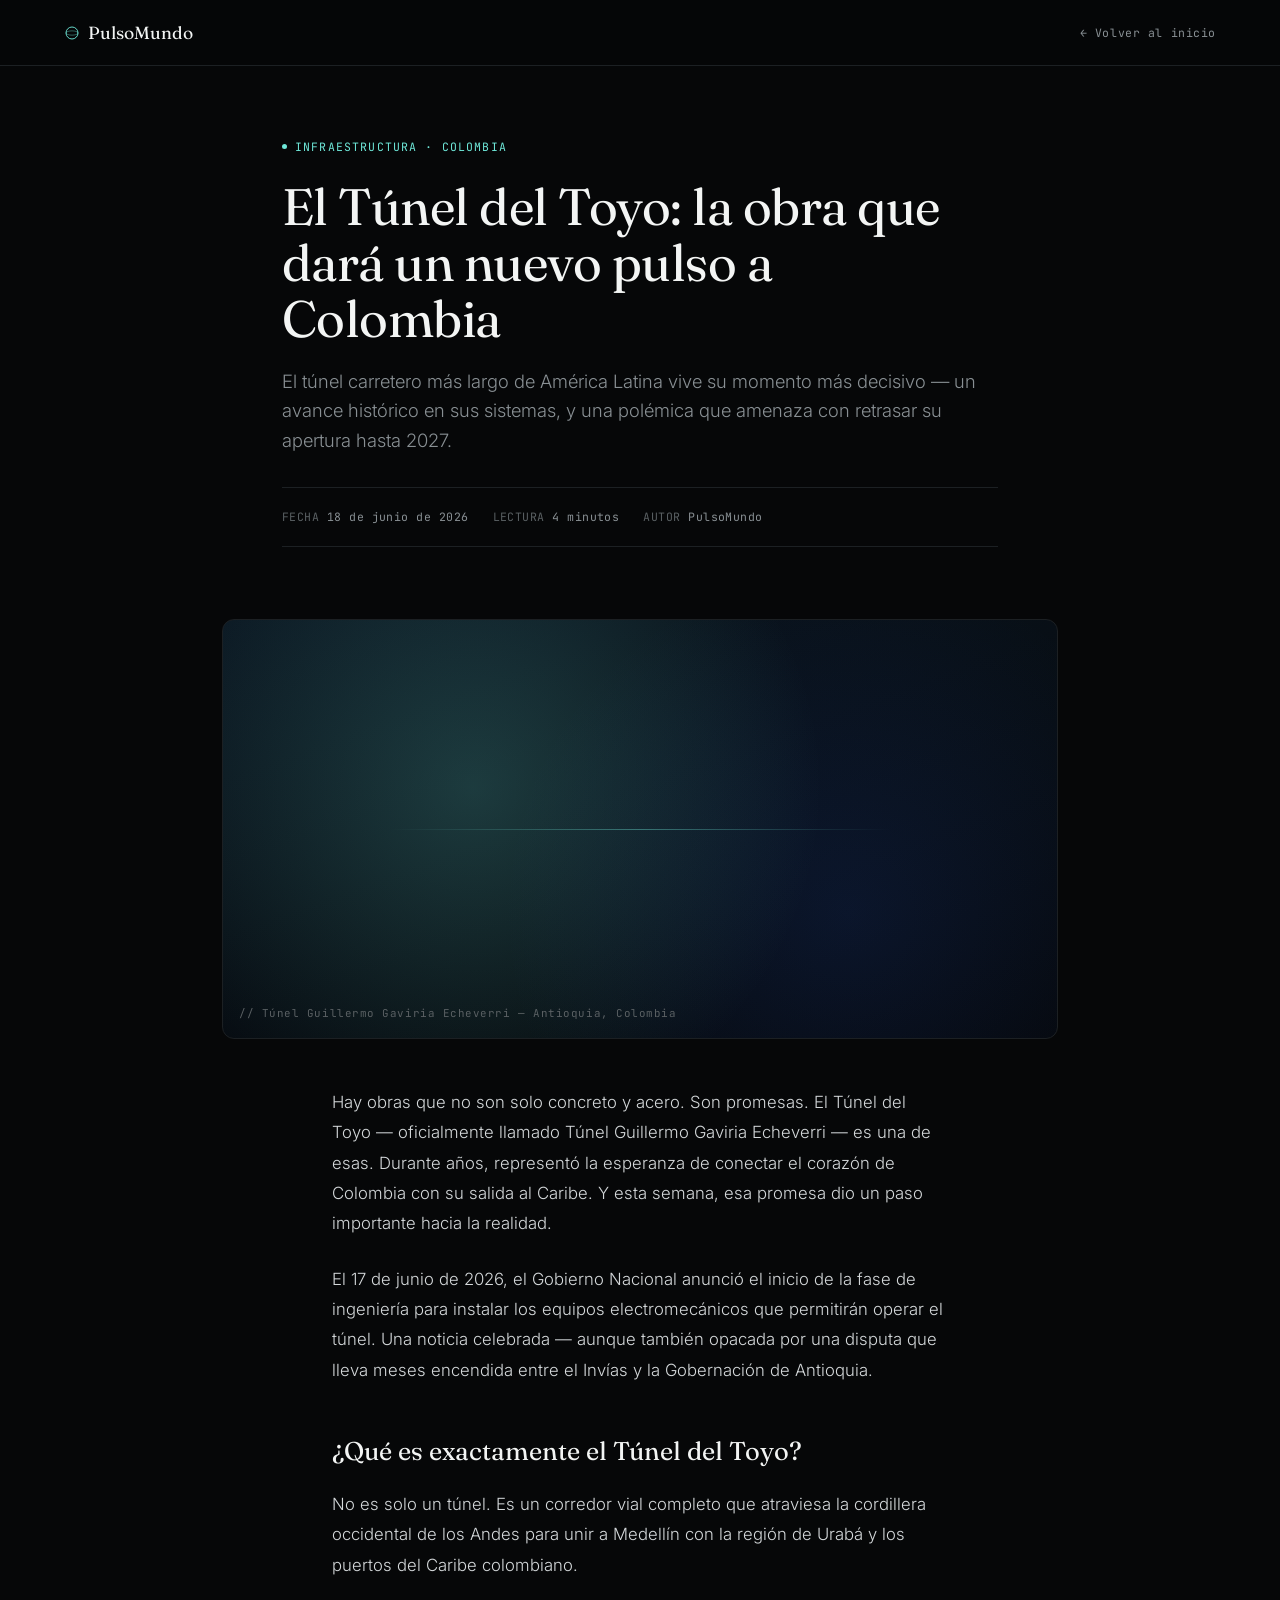
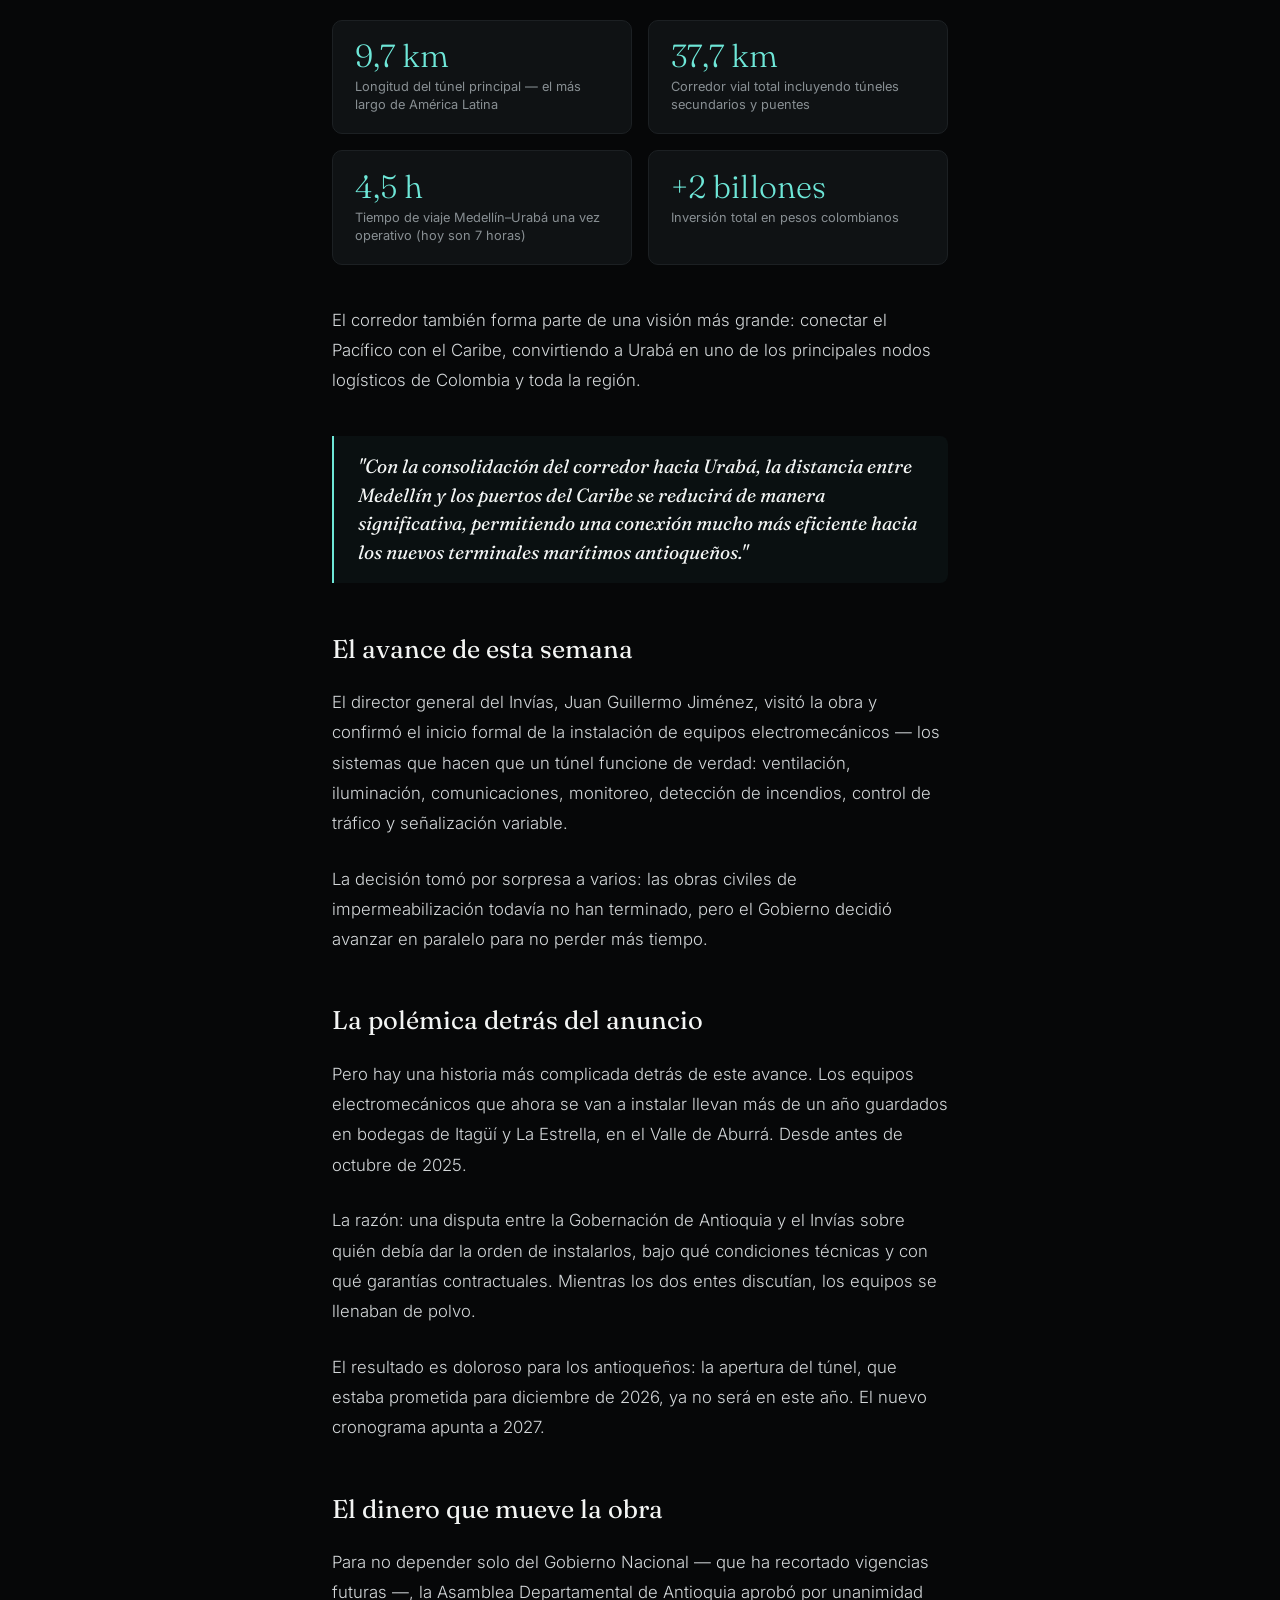
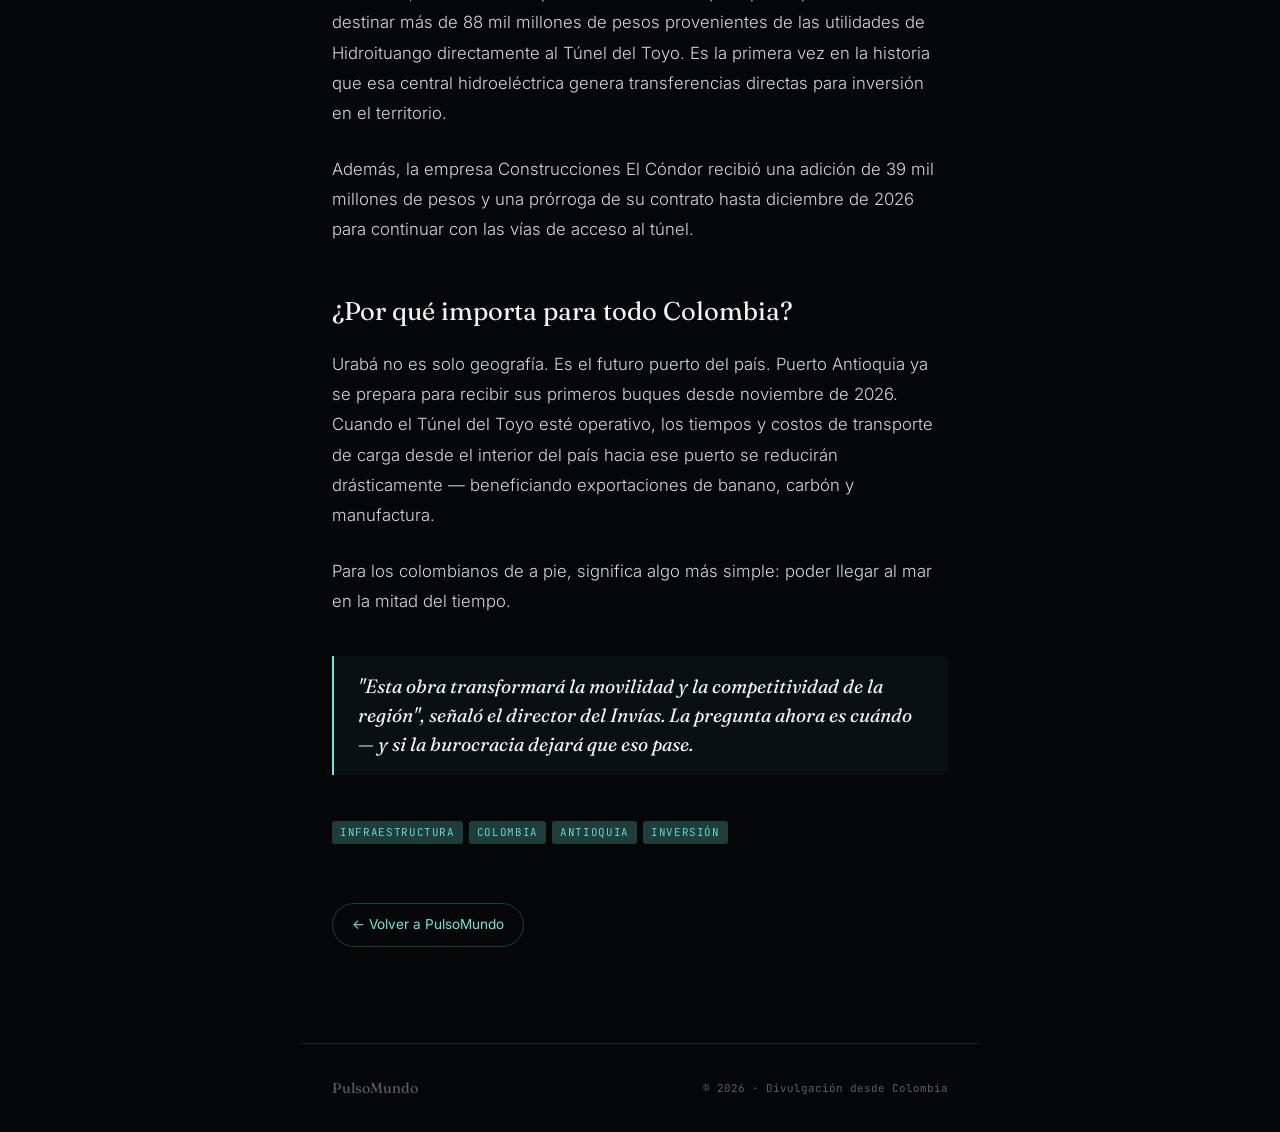
<file: tunel-del-toyo.html>
<!DOCTYPE html>
<html lang="es">
<head>
<meta charset="UTF-8" />
<meta name="viewport" content="width=device-width, initial-scale=1.0"/>
<title>El Túnel del Toyo: la obra que transformará Colombia — PulsoMundo</title>
<meta name="description" content="El túnel carretero más largo de América Latina enfrenta su momento más decisivo: un avance histórico y una polémica que retrasa su apertura."/>
<link href="https://fonts.googleapis.com/css2?family=Fraunces:opsz,wght@9..144,300;9..144,400;9..144,500&family=Inter:wght@300;400;500;600&family=JetBrains+Mono:wght@400;500&display=swap" rel="stylesheet"/>
<style>
  :root {
    --bg:      #060708;
    --card:    #0f1214;
    --border:  #1c2023;
    --teal:    #6ee7d8;
    --teal-dim:#1f3d3a;
    --text:    #f3f5f4;
    --muted:   #888f93;
    --muted-2: #5a6063;
  }

  *, *::before, *::after { box-sizing: border-box; margin: 0; padding: 0; }
  html { scroll-behavior: smooth; }

  body {
    background: var(--bg);
    color: var(--text);
    font-family: 'Inter', sans-serif;
    line-height: 1.7;
  }

  /* NAV */
  nav {
    position: sticky; top: 0; z-index: 100;
    background: rgba(6,7,8,0.92);
    backdrop-filter: blur(12px);
    border-bottom: 1px solid var(--border);
    padding: 1.1rem clamp(1.5rem, 5vw, 4rem);
    display: flex;
    align-items: center;
    justify-content: space-between;
  }

  .nav-logo {
    font-family: 'Fraunces', serif;
    font-size: 1.1rem;
    color: var(--text);
    text-decoration: none;
    display: flex;
    align-items: center;
    gap: 8px;
  }

  .nav-logo svg { width: 16px; height: 16px; }

  .nav-back {
    font-family: 'JetBrains Mono', monospace;
    font-size: 0.72rem;
    color: var(--muted);
    text-decoration: none;
    letter-spacing: 0.05em;
    display: flex;
    align-items: center;
    gap: 6px;
    transition: color 0.2s;
  }

  .nav-back:hover { color: var(--teal); }

  /* HERO */
  .article-hero {
    max-width: 780px;
    margin: 0 auto;
    padding: 4rem clamp(1.5rem, 5vw, 2rem) 2rem;
  }

  .article-category {
    display: inline-flex;
    align-items: center;
    gap: 8px;
    font-family: 'JetBrains Mono', monospace;
    font-size: 0.72rem;
    letter-spacing: 0.1em;
    color: var(--teal);
    text-transform: uppercase;
    margin-bottom: 1.4rem;
  }

  .article-category::before {
    content: '';
    width: 5px; height: 5px;
    border-radius: 50%;
    background: var(--teal);
  }

  .article-title {
    font-family: 'Fraunces', serif;
    font-weight: 400;
    font-size: clamp(2rem, 5vw, 3.2rem);
    line-height: 1.1;
    letter-spacing: -0.01em;
    margin-bottom: 1.2rem;
  }

  .article-subtitle {
    font-size: 1.15rem;
    color: var(--muted);
    font-weight: 300;
    line-height: 1.6;
    margin-bottom: 2rem;
  }

  .article-meta {
    display: flex;
    align-items: center;
    gap: 1.5rem;
    padding: 1.2rem 0;
    border-top: 1px solid var(--border);
    border-bottom: 1px solid var(--border);
    margin-bottom: 2.5rem;
    flex-wrap: wrap;
  }

  .meta-item {
    font-family: 'JetBrains Mono', monospace;
    font-size: 0.72rem;
    color: var(--muted-2);
    letter-spacing: 0.04em;
  }

  .meta-item span { color: var(--muted); }

  /* COVER IMAGE */
  .article-cover {
    max-width: 900px;
    margin: 0 auto 3rem;
    padding: 0 clamp(1.5rem, 5vw, 2rem);
  }

  .cover-img {
    width: 100%;
    height: clamp(220px, 40vw, 420px);
    background:
      radial-gradient(circle at 30% 40%, rgba(110,231,216,0.2), transparent 55%),
      radial-gradient(circle at 75% 70%, rgba(45,100,247,0.12), transparent 50%),
      linear-gradient(160deg, #0a1520 0%, #050709 100%);
    border-radius: 12px;
    border: 1px solid var(--border);
    display: flex;
    align-items: center;
    justify-content: center;
    position: relative;
    overflow: hidden;
  }

  .cover-img::before {
    content: '';
    position: absolute;
    width: 60%; height: 1px;
    background: linear-gradient(to right, transparent, var(--teal), transparent);
    top: 50%;
    opacity: 0.4;
  }

  .cover-label {
    position: absolute;
    bottom: 1rem; left: 1rem;
    font-family: 'JetBrains Mono', monospace;
    font-size: 0.68rem;
    color: var(--muted-2);
    letter-spacing: 0.05em;
  }

  /* BODY */
  .article-body {
    max-width: 680px;
    margin: 0 auto;
    padding: 0 clamp(1.5rem, 5vw, 2rem) 6rem;
  }

  .article-body p {
    font-size: 1.05rem;
    font-weight: 300;
    color: #d4d8da;
    margin-bottom: 1.6rem;
    line-height: 1.8;
  }

  .article-body h2 {
    font-family: 'Fraunces', serif;
    font-weight: 400;
    font-size: 1.6rem;
    margin: 2.8rem 0 1rem;
    color: var(--text);
  }

  .article-body h3 {
    font-family: 'Fraunces', serif;
    font-weight: 400;
    font-size: 1.2rem;
    margin: 2rem 0 0.8rem;
    color: var(--text);
  }

  /* PULL QUOTE */
  .pull-quote {
    border-left: 2px solid var(--teal);
    padding: 1rem 1.5rem;
    margin: 2.5rem 0;
    background: rgba(110,231,216,0.04);
    border-radius: 0 8px 8px 0;
  }

  .pull-quote p {
    font-family: 'Fraunces', serif !important;
    font-size: 1.2rem !important;
    font-weight: 400 !important;
    color: var(--text) !important;
    font-style: italic;
    margin: 0 !important;
    line-height: 1.5 !important;
  }

  /* DATA CARD */
  .data-grid {
    display: grid;
    grid-template-columns: repeat(2, 1fr);
    gap: 1rem;
    margin: 2.5rem 0;
  }

  .data-card {
    background: var(--card);
    border: 1px solid var(--border);
    border-radius: 10px;
    padding: 1.2rem 1.4rem;
  }

  .data-num {
    font-family: 'Fraunces', serif;
    font-size: 2rem;
    font-weight: 300;
    color: var(--teal);
    line-height: 1;
    margin-bottom: 0.4rem;
  }

  .data-label {
    font-size: 0.8rem;
    color: var(--muted);
    line-height: 1.4;
  }

  /* TAG */
  .inline-tag {
    display: inline-block;
    background: var(--teal-dim);
    color: var(--teal);
    font-family: 'JetBrains Mono', monospace;
    font-size: 0.68rem;
    letter-spacing: 0.06em;
    padding: 2px 8px;
    border-radius: 3px;
    text-transform: uppercase;
    margin-right: 6px;
  }

  /* FOOTER */
  .article-footer {
    border-top: 1px solid var(--border);
    max-width: 680px;
    margin: 0 auto;
    padding: 2rem clamp(1.5rem, 5vw, 2rem);
    display: flex;
    align-items: center;
    justify-content: space-between;
    flex-wrap: wrap;
    gap: 1rem;
  }

  .footer-brand {
    font-family: 'Fraunces', serif;
    font-size: 0.9rem;
    color: var(--muted-2);
  }

  .footer-copy {
    font-family: 'JetBrains Mono', monospace;
    font-size: 0.68rem;
    color: var(--muted-2);
  }

  .back-btn {
    display: inline-flex;
    align-items: center;
    gap: 8px;
    color: var(--teal);
    text-decoration: none;
    font-size: 0.85rem;
    border: 1px solid var(--teal-dim);
    padding: 0.6rem 1.2rem;
    border-radius: 100px;
    transition: background 0.2s;
    margin-top: 2rem;
  }

  .back-btn:hover { background: var(--teal-dim); }
</style>
</head>
<body>

<nav>
  <a href="index.html" class="nav-logo">
    <svg viewBox="0 0 24 24" fill="none"><circle cx="12" cy="12" r="9" stroke="#6ee7d8" stroke-width="1.4"/><ellipse cx="12" cy="12" rx="9" ry="3.2" stroke="#6ee7d8" stroke-width="1" opacity="0.6"/></svg>
    PulsoMundo
  </a>
  <a href="index.html" class="nav-back">← Volver al inicio</a>
</nav>

<!-- HERO -->
<div class="article-hero">
  <div class="article-category">Infraestructura · Colombia</div>
  <h1 class="article-title">El Túnel del Toyo: la obra que dará un nuevo pulso a Colombia</h1>
  <p class="article-subtitle">El túnel carretero más largo de América Latina vive su momento más decisivo — un avance histórico en sus sistemas, y una polémica que amenaza con retrasar su apertura hasta 2027.</p>
  <div class="article-meta">
    <div class="meta-item">FECHA <span>18 de junio de 2026</span></div>
    <div class="meta-item">LECTURA <span>4 minutos</span></div>
    <div class="meta-item">AUTOR <span>PulsoMundo</span></div>
  </div>
</div>

<!-- COVER -->
<div class="article-cover">
  <div class="cover-img">
    <span class="cover-label">// Túnel Guillermo Gaviria Echeverri — Antioquia, Colombia</span>
  </div>
</div>

<!-- BODY -->
<div class="article-body">

  <p>Hay obras que no son solo concreto y acero. Son promesas. El Túnel del Toyo — oficialmente llamado Túnel Guillermo Gaviria Echeverri — es una de esas. Durante años, representó la esperanza de conectar el corazón de Colombia con su salida al Caribe. Y esta semana, esa promesa dio un paso importante hacia la realidad.</p>

  <p>El 17 de junio de 2026, el Gobierno Nacional anunció el inicio de la fase de ingeniería para instalar los equipos electromecánicos que permitirán operar el túnel. Una noticia celebrada — aunque también opacada por una disputa que lleva meses encendida entre el Invías y la Gobernación de Antioquia.</p>

  <h2>¿Qué es exactamente el Túnel del Toyo?</h2>

  <p>No es solo un túnel. Es un corredor vial completo que atraviesa la cordillera occidental de los Andes para unir a Medellín con la región de Urabá y los puertos del Caribe colombiano.</p>

  <div class="data-grid">
    <div class="data-card">
      <div class="data-num">9,7 km</div>
      <div class="data-label">Longitud del túnel principal — el más largo de América Latina</div>
    </div>
    <div class="data-card">
      <div class="data-num">37,7 km</div>
      <div class="data-label">Corredor vial total incluyendo túneles secundarios y puentes</div>
    </div>
    <div class="data-card">
      <div class="data-num">4,5 h</div>
      <div class="data-label">Tiempo de viaje Medellín–Urabá una vez operativo (hoy son 7 horas)</div>
    </div>
    <div class="data-card">
      <div class="data-num">+2 billones</div>
      <div class="data-label">Inversión total en pesos colombianos</div>
    </div>
  </div>

  <p>El corredor también forma parte de una visión más grande: conectar el Pacífico con el Caribe, convirtiendo a Urabá en uno de los principales nodos logísticos de Colombia y toda la región.</p>

  <div class="pull-quote">
    <p>"Con la consolidación del corredor hacia Urabá, la distancia entre Medellín y los puertos del Caribe se reducirá de manera significativa, permitiendo una conexión mucho más eficiente hacia los nuevos terminales marítimos antioqueños."</p>
  </div>

  <h2>El avance de esta semana</h2>

  <p>El director general del Invías, Juan Guillermo Jiménez, visitó la obra y confirmó el inicio formal de la instalación de equipos electromecánicos — los sistemas que hacen que un túnel funcione de verdad: ventilación, iluminación, comunicaciones, monitoreo, detección de incendios, control de tráfico y señalización variable.</p>

  <p>La decisión tomó por sorpresa a varios: las obras civiles de impermeabilización todavía no han terminado, pero el Gobierno decidió avanzar en paralelo para no perder más tiempo.</p>

  <h2>La polémica detrás del anuncio</h2>

  <p>Pero hay una historia más complicada detrás de este avance. Los equipos electromecánicos que ahora se van a instalar llevan más de un año guardados en bodegas de Itagüí y La Estrella, en el Valle de Aburrá. Desde antes de octubre de 2025.</p>

  <p>La razón: una disputa entre la Gobernación de Antioquia y el Invías sobre quién debía dar la orden de instalarlos, bajo qué condiciones técnicas y con qué garantías contractuales. Mientras los dos entes discutían, los equipos se llenaban de polvo.</p>

  <p>El resultado es doloroso para los antioqueños: la apertura del túnel, que estaba prometida para diciembre de 2026, ya no será en este año. El nuevo cronograma apunta a 2027.</p>

  <h2>El dinero que mueve la obra</h2>

  <p>Para no depender solo del Gobierno Nacional — que ha recortado vigencias futuras —, la Asamblea Departamental de Antioquia aprobó por unanimidad destinar más de 88 mil millones de pesos provenientes de las utilidades de Hidroituango directamente al Túnel del Toyo. Es la primera vez en la historia que esa central hidroeléctrica genera transferencias directas para inversión en el territorio.</p>

  <p>Además, la empresa Construcciones El Cóndor recibió una adición de 39 mil millones de pesos y una prórroga de su contrato hasta diciembre de 2026 para continuar con las vías de acceso al túnel.</p>

  <h2>¿Por qué importa para todo Colombia?</h2>

  <p>Urabá no es solo geografía. Es el futuro puerto del país. Puerto Antioquia ya se prepara para recibir sus primeros buques desde noviembre de 2026. Cuando el Túnel del Toyo esté operativo, los tiempos y costos de transporte de carga desde el interior del país hacia ese puerto se reducirán drásticamente — beneficiando exportaciones de banano, carbón y manufactura.</p>

  <p>Para los colombianos de a pie, significa algo más simple: poder llegar al mar en la mitad del tiempo.</p>

  <div class="pull-quote">
    <p>"Esta obra transformará la movilidad y la competitividad de la región", señaló el director del Invías. La pregunta ahora es cuándo — y si la burocracia dejará que eso pase.</p>
  </div>

  <p><span class="inline-tag">Infraestructura</span><span class="inline-tag">Colombia</span><span class="inline-tag">Antioquia</span><span class="inline-tag">Inversión</span></p>

  <a href="index.html" class="back-btn">← Volver a PulsoMundo</a>

</div>

<div class="article-footer">
  <div class="footer-brand">PulsoMundo</div>
  <div class="footer-copy">© 2026 · Divulgación desde Colombia</div>
</div>

</body>
</html>
</file>
